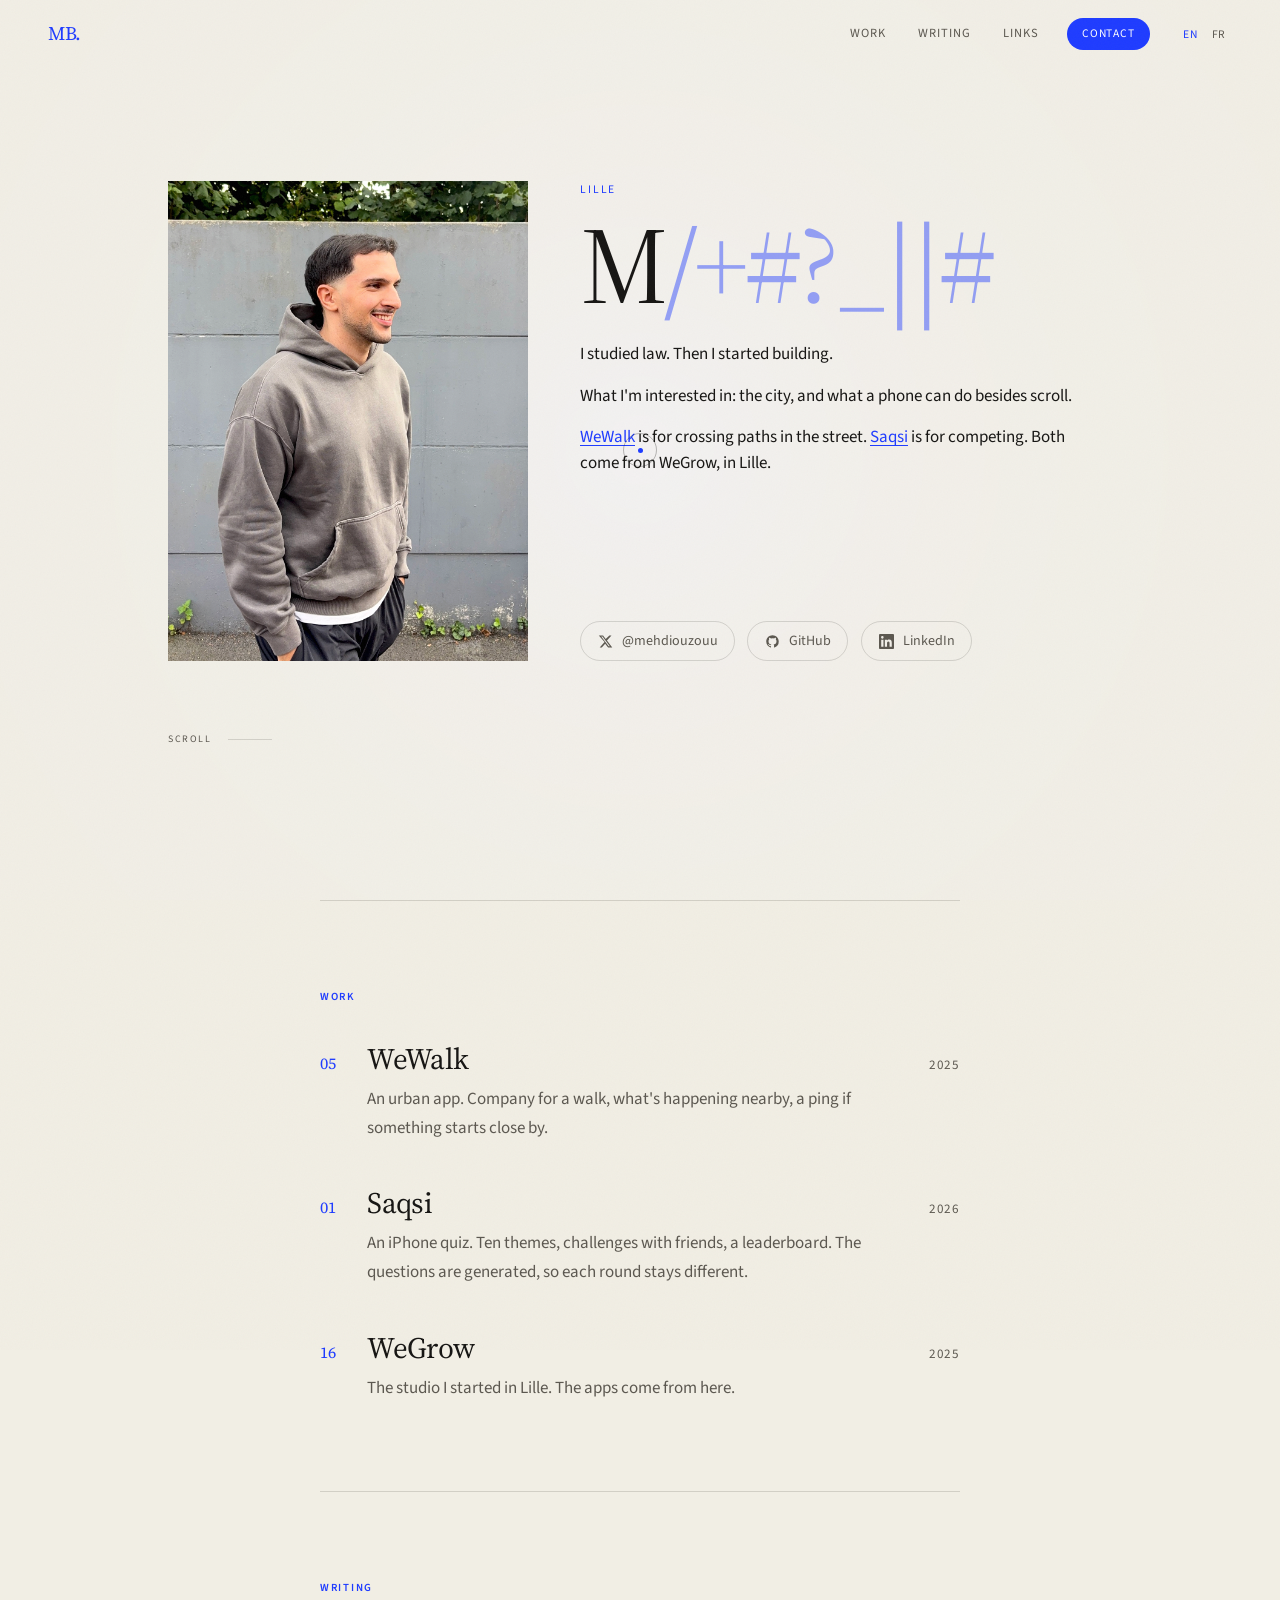
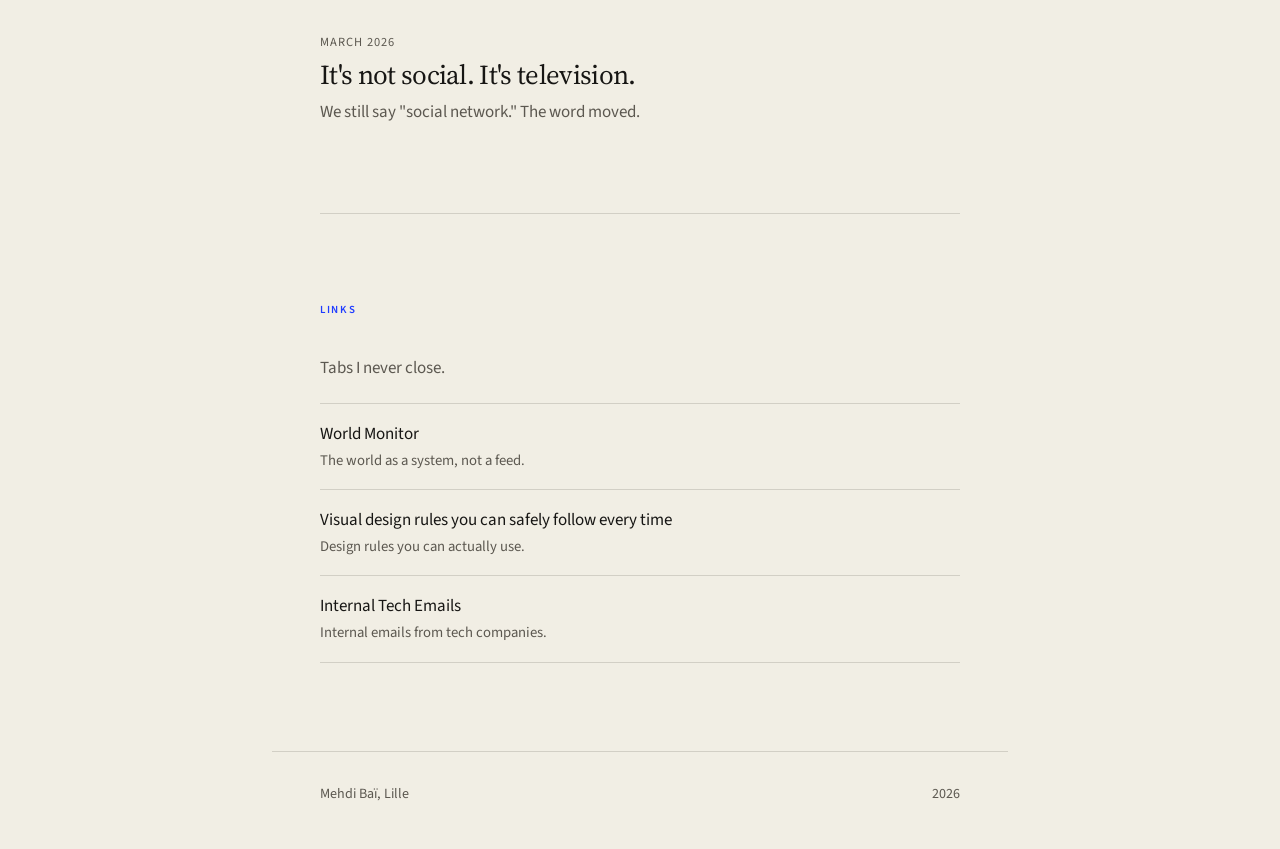
<file: index.html>
<!DOCTYPE html>
<html lang="en">
<head>
  <meta charset="UTF-8">
  <meta name="viewport" content="width=device-width, initial-scale=1.0">
  <meta name="description" content="Mehdi Baï. Lille. I studied law, then started building. WeWalk, Saqsi, WeGrow.">
  <title>Mehdi Baï</title>
  <link rel="preconnect" href="https://fonts.googleapis.com">
  <link rel="preconnect" href="https://fonts.gstatic.com" crossorigin>
  <link href="https://fonts.googleapis.com/css2?family=Source+Sans+3:ital,wght@0,400;0,500;0,600;1,400&family=Source+Serif+4:ital,opsz,wght@0,8..60,400;0,8..60,600;1,8..60,400&display=swap" rel="stylesheet">
  <link rel="icon" type="image/png" href="personallogo2.png">
  <link rel="apple-touch-icon" href="personallogo2.png">
  <link rel="stylesheet" href="style.css?v=15">
</head>
<body data-page="home">

  <canvas id="field" class="field" aria-hidden="true"></canvas>
  <canvas id="ink" class="ink" aria-hidden="true"></canvas>
  <div class="grain" aria-hidden="true"></div>
  <div class="reading-bar" id="reading-bar" aria-hidden="true"></div>
  <div class="cursor-dot" id="cursor-dot"></div>
  <div class="cursor-ring" id="cursor-ring"></div>

  <header class="site-header" id="nav">
    <a href="index.html" class="wordmark">MB.</a>
    <div class="header-end">
      <nav>
        <a href="#work" data-i18n="nav.work">Work</a>
        <a href="#writing" data-i18n="nav.writing">Writing</a>
        <a href="#links" data-i18n="nav.links">Links</a>
      </nav>
      <a href="mailto:mehdi.bai@icloud.com" class="contact-btn" data-i18n="nav.contact">Contact</a>
      <div class="lang-switch" role="group" aria-label="Language">
        <button type="button" data-lang="en" aria-pressed="true">EN</button>
        <button type="button" data-lang="fr" aria-pressed="false">FR</button>
      </div>
    </div>
  </header>

  <section class="hero">
    <figure class="hero-portrait">
      <img src="mehdi.jpg" alt="Mehdi Baï" width="1200" height="1600" fetchpriority="high">
    </figure>
    <div class="hero-content">
      <p class="place">Lille</p>
      <h1 class="hero-name" id="hero-name">Mehdi Baï</h1>
      <div class="hero-copy">
        <p data-i18n="hero.p1">I studied law. Then I started building.</p>
        <p data-i18n="hero.p2">What I'm interested in: the city, and what a phone can do besides scroll.</p>
        <p>
          <a href="https://www.wewalkapp.co/fr">WeWalk</a><span data-i18n="hero.wewalk"> is for crossing paths in the street. </span>
          <a href="https://www.saqsi.org">Saqsi</a><span data-i18n="hero.saqsi"> is for competing. </span>
          <span data-i18n="hero.wegrow">Both come from WeGrow, in Lille.</span>
        </p>
      </div>
      <div class="hero-socials">
        <a href="https://x.com/mehdiouzouu" target="_blank" rel="noopener" class="social-link" data-magnet>
          <svg width="16" height="16" viewBox="0 0 24 24" fill="currentColor" aria-hidden="true"><path d="M18.244 2.25h3.308l-7.227 8.26 8.502 11.24H16.17l-4.714-6.231-5.401 6.231H2.747l7.73-8.835L1.254 2.25H8.08l4.253 5.622 5.911-5.622zm-1.161 17.52h1.833L7.084 4.126H5.117z"/></svg>
          @mehdiouzouu
        </a>
        <a href="https://github.com/Mehditant" target="_blank" rel="noopener" class="social-link" data-magnet>
          <svg width="16" height="16" viewBox="0 0 24 24" fill="currentColor" aria-hidden="true"><path d="M12 2C6.477 2 2 6.484 2 12.017c0 4.425 2.865 8.18 6.839 9.504.5.092.682-.217.682-.483 0-.237-.008-.868-.013-1.703-2.782.605-3.369-1.343-3.369-1.343-.454-1.158-1.11-1.466-1.11-1.466-.908-.62.069-.608.069-.608 1.003.07 1.531 1.032 1.531 1.032.892 1.53 2.341 1.088 2.91.832.092-.647.35-1.088.636-1.338-2.22-.253-4.555-1.113-4.555-4.951 0-1.093.39-1.988 1.029-2.688-.103-.253-.446-1.272.098-2.65 0 0 .84-.27 2.75 1.026A9.564 9.564 0 0112 6.844c.85.004 1.705.115 2.504.337 1.909-1.296 2.747-1.027 2.747-1.027.546 1.379.202 2.398.1 2.651.64.7 1.028 1.595 1.028 2.688 0 3.848-2.339 4.695-4.566 4.943.359.309.678.92.678 1.855 0 1.338-.012 2.419-.012 2.747 0 .268.18.58.688.482A10.019 10.019 0 0022 12.017C22 6.484 17.522 2 12 2z"/></svg>
          GitHub
        </a>
        <a href="https://www.linkedin.com/in/mehdibai/" target="_blank" rel="noopener" class="social-link" data-magnet>
          <svg width="16" height="16" viewBox="0 0 24 24" fill="currentColor" aria-hidden="true"><path d="M20.447 20.452h-3.554v-5.569c0-1.328-.027-3.037-1.852-3.037-1.853 0-2.136 1.445-2.136 2.939v5.667H9.351V9h3.414v1.561h.046c.477-.9 1.637-1.85 3.37-1.85 3.601 0 4.267 2.37 4.267 5.455v6.286zM5.337 7.433a2.062 2.062 0 01-2.063-2.065 2.064 2.064 0 112.063 2.065zm1.782 13.019H3.555V9h3.564v11.452zM22.225 0H1.771C.792 0 0 .774 0 1.729v20.542C0 23.227.792 24 1.771 24h20.451C23.2 24 24 23.227 24 22.271V1.729C24 .774 23.2 0 22.222 0h.003z"/></svg>
          LinkedIn
        </a>
      </div>
    </div>
    <div class="hero-scroll-hint">
      <span data-i18n="scroll">Scroll</span>
      <div class="scroll-line"></div>
    </div>
  </section>

  <main>

    <section class="block" id="work">
      <h2 class="block-title" data-i18n="work.title">Work</h2>
      <ol class="work">
        <li class="reveal">
          <div class="work-head">
            <span class="work-num" data-spin="01">01</span>
            <h3><a href="https://www.wewalkapp.co/fr" target="_blank" rel="noopener">WeWalk</a></h3>
            <span class="work-year">2025</span>
          </div>
          <p data-i18n="work.wewalk">
            An urban app. Company for a walk, what's happening nearby,
            a ping if something starts close by.
          </p>
        </li>
        <li class="reveal">
          <div class="work-head">
            <span class="work-num" data-spin="02">02</span>
            <h3><a href="https://www.saqsi.org" target="_blank" rel="noopener">Saqsi</a></h3>
            <span class="work-year">2026</span>
          </div>
          <p data-i18n="work.saqsi">
            An iPhone quiz. Ten themes, challenges with friends, a leaderboard.
            The questions are generated, so each round stays different.
          </p>
        </li>
        <li class="reveal">
          <div class="work-head">
            <span class="work-num" data-spin="03">03</span>
            <h3>WeGrow</h3>
            <span class="work-year">2025</span>
          </div>
          <p data-i18n="work.wegrow">The studio I started in Lille. The apps come from here.</p>
        </li>
      </ol>
    </section>

    <section class="block" id="writing">
      <h2 class="block-title" data-i18n="writing.title">Writing</h2>
      <a href="articles/gen-z-social-media.html" class="note reveal">
        <span class="note-date" data-i18n="writing.date">March 2026</span>
        <span class="note-title" data-i18n="writing.headline">It’s not social. It’s television.</span>
        <span class="note-dek" data-i18n="writing.dek">We still say "social network." The word moved.</span>
      </a>
    </section>

    <section class="block" id="links">
      <h2 class="block-title" data-i18n="links.title">Links</h2>
      <p class="links-lead reveal" data-i18n="links.lead">Tabs I never close.</p>
      <ul class="links">
        <li class="reveal">
          <a href="https://www.worldmonitor.app/?lat=20.0000&amp;lon=0.0000&amp;zoom=1.00&amp;view=global&amp;timeRange=7d&amp;layers=conflicts%2Cbases%2Chotspots%2Cnuclear%2Csanctions%2Cweather%2Ceconomic%2Cwaterways%2Coutages%2Cmilitary%2Cnatural%2CiranAttacks" target="_blank" rel="noopener">
            <span class="link-name">World Monitor</span>
            <span class="link-why" data-i18n="links.world">The world as a system, not a feed.</span>
          </a>
        </li>
        <li class="reveal">
          <a href="https://anthonyhobday.com/sideprojects/saferules/" target="_blank" rel="noopener">
            <span class="link-name">Visual design rules you can safely follow every time</span>
            <span class="link-why" data-i18n="links.hobday">Design rules you can actually use.</span>
          </a>
        </li>
        <li class="reveal">
          <a href="https://www.techemails.com/" target="_blank" rel="noopener">
            <span class="link-name">Internal Tech Emails</span>
            <span class="link-why" data-i18n="links.emails">Internal emails from tech companies.</span>
          </a>
        </li>
      </ul>
    </section>

  </main>

  <footer>
    <span>Mehdi Baï, Lille</span>
    <span>2026</span>
  </footer>

  <script src="i18n.js?v=7"></script>
  <script src="script.js?v=8"></script>
</body>
</html>
</file>
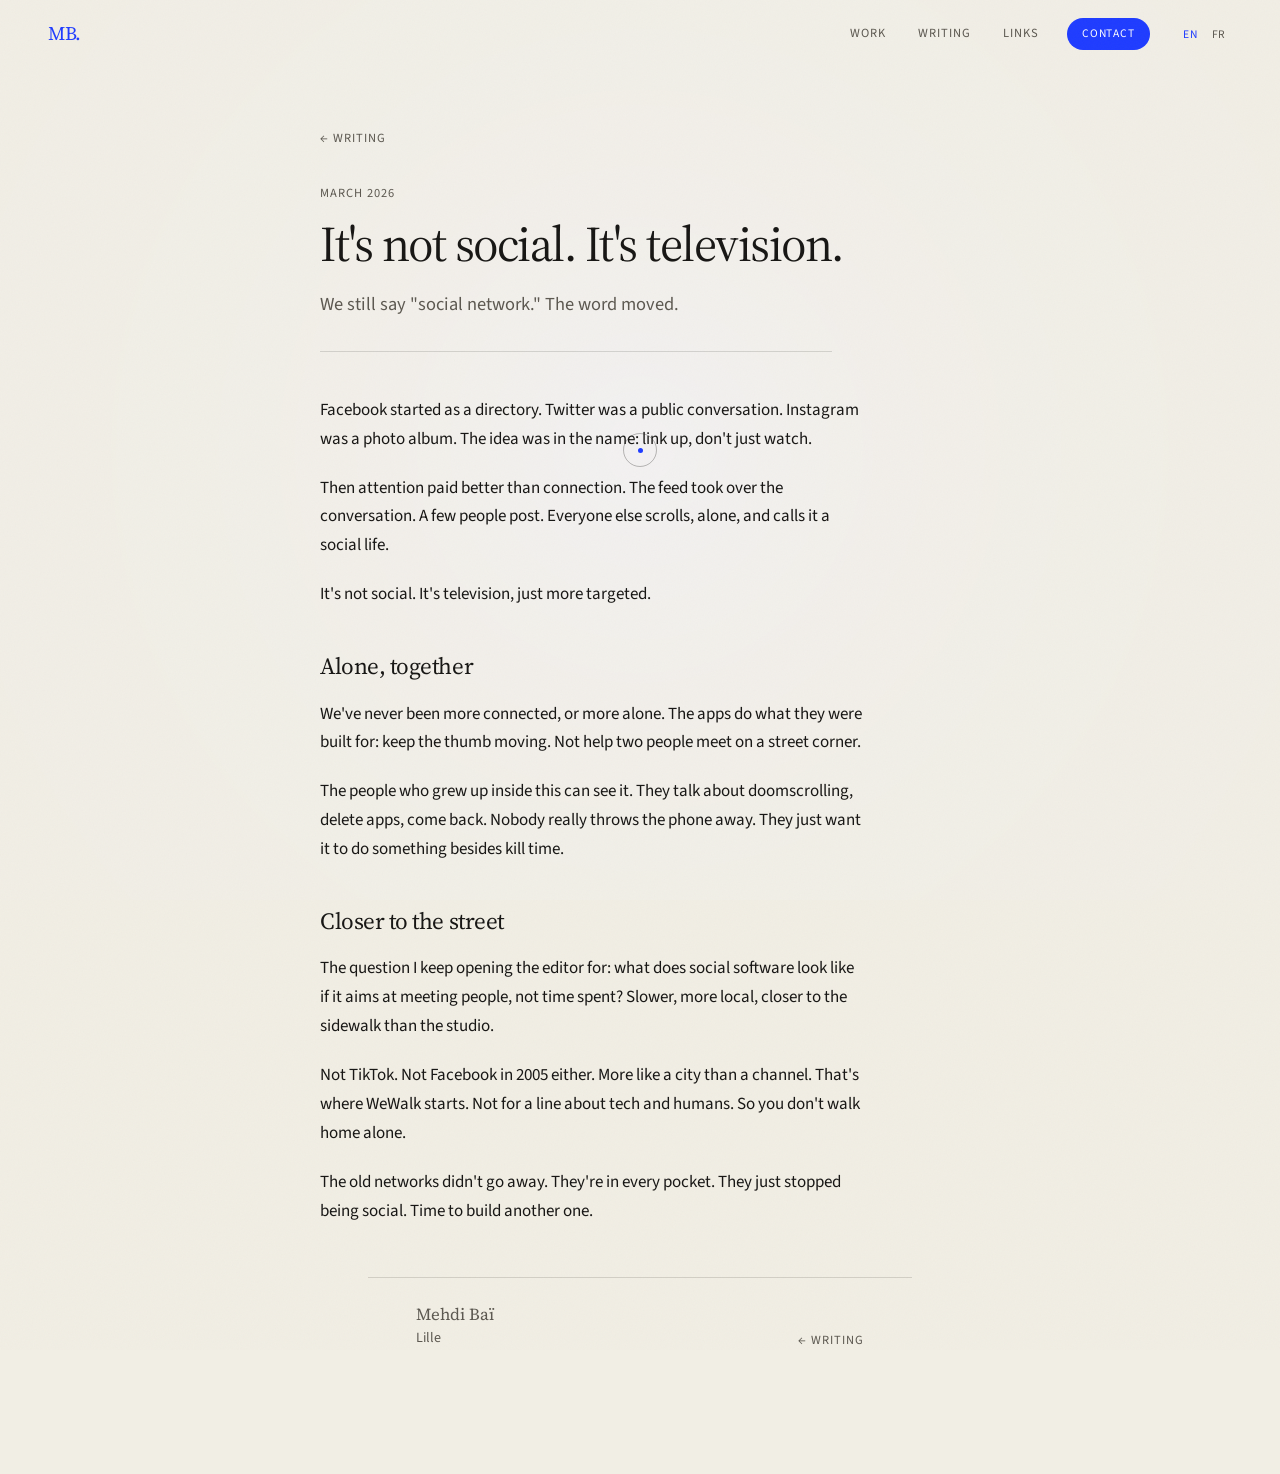
<file: articles/gen-z-social-media.html>
<!DOCTYPE html>
<html lang="en">
<head>
  <meta charset="UTF-8">
  <meta name="viewport" content="width=device-width, initial-scale=1.0">
  <meta name="description" content="We still say &quot;social network.&quot; The word moved.">
  <title>It's not social. It's television. · Mehdi Baï</title>
  <link rel="preconnect" href="https://fonts.googleapis.com">
  <link rel="preconnect" href="https://fonts.gstatic.com" crossorigin>
  <link href="https://fonts.googleapis.com/css2?family=Source+Sans+3:ital,wght@0,400;0,500;0,600;1,400&family=Source+Serif+4:ital,opsz,wght@0,8..60,400;0,8..60,600;1,8..60,400&display=swap" rel="stylesheet">
  <link rel="icon" type="image/png" href="../personallogo2.png">
  <link rel="apple-touch-icon" href="../personallogo2.png">
  <link rel="stylesheet" href="../style.css?v=15">
  <link rel="stylesheet" href="article.css?v=14">
</head>
<body data-page="article">

  <canvas id="field" class="field" aria-hidden="true"></canvas>
  <canvas id="ink" class="ink" aria-hidden="true"></canvas>
  <div class="grain" aria-hidden="true"></div>
  <div class="reading-bar" id="reading-bar" aria-hidden="true"></div>
  <div class="cursor-dot" id="cursor-dot"></div>
  <div class="cursor-ring" id="cursor-ring"></div>

  <header class="site-header is-stuck" id="nav">
    <a href="../index.html" class="wordmark">MB.</a>
    <div class="header-end">
      <nav>
        <a href="../index.html#work" data-i18n="nav.work">Work</a>
        <a href="../index.html#writing" data-i18n="nav.writing">Writing</a>
        <a href="../index.html#links" data-i18n="nav.links">Links</a>
      </nav>
      <a href="mailto:mehdi.bai@icloud.com" class="contact-btn" data-i18n="nav.contact">Contact</a>
      <div class="lang-switch" role="group" aria-label="Language">
        <button type="button" data-lang="en" aria-pressed="true">EN</button>
        <button type="button" data-lang="fr" aria-pressed="false">FR</button>
      </div>
    </div>
  </header>

  <article class="article">
    <header class="article-head">
      <a href="../index.html#writing" class="back" data-i18n="article.back">← Writing</a>
      <p class="article-meta" data-i18n="article.date">March 2026</p>
      <h1 data-i18n="article.h1">It’s not social. It’s television.</h1>
      <p class="lede" data-i18n="article.lede">We still say "social network." The word moved.</p>
    </header>

    <div class="prose">
      <p data-i18n="article.p1">
        Facebook started as a directory. Twitter was a public conversation. Instagram was a photo album.
        The idea was in the name: link up, don't just watch.
      </p>
      <p data-i18n="article.p2">
        Then attention paid better than connection. The feed took over the conversation.
        A few people post. Everyone else scrolls, alone, and calls it a social life.
      </p>
      <p data-i18n="article.p3">It's not social. It's television, just more targeted.</p>

      <h2 data-i18n="article.h2a">Alone, together</h2>
      <p data-i18n="article.p4">
        We've never been more connected, or more alone.
        The apps do what they were built for: keep the thumb moving.
        Not help two people meet on a street corner.
      </p>
      <p data-i18n="article.p5">
        The people who grew up inside this can see it. They talk about doomscrolling,
        delete apps, come back. Nobody really throws the phone away.
        They just want it to do something besides kill time.
      </p>

      <h2 data-i18n="article.h2b">Closer to the street</h2>
      <p data-i18n="article.p6">
        The question I keep opening the editor for: what does social software look like
        if it aims at meeting people, not time spent?
        Slower, more local, closer to the sidewalk than the studio.
      </p>
      <p data-i18n="article.p7">
        Not TikTok. Not Facebook in 2005 either. More like a city than a channel.
        That's where WeWalk starts. Not for a line about tech and humans.
        So you don't walk home alone.
      </p>
      <p data-i18n="article.p8">
        The old networks didn't go away. They're in every pocket.
        They just stopped being social. Time to build another one.
      </p>
    </div>

    <footer class="article-foot">
      <div>
        <p class="by">Mehdi Baï</p>
        <p class="by-place">Lille</p>
      </div>
      <a href="../index.html#writing" class="back" data-i18n="article.back">← Writing</a>
    </footer>
  </article>

  <script src="../i18n.js?v=7"></script>
  <script src="../script.js?v=8"></script>
</body>
</html>
</file>
<file: style.css>
*, *::before, *::after { margin: 0; padding: 0; box-sizing: border-box; }

:root {
  --bg: #f1eee4;
  --ink: #171614;
  --muted: #5c5850;
  --blue: #1f3cff;
  --blue-rgb: 31, 60, 255;
  --line: rgba(23, 22, 20, 0.14);
  --serif: "Source Serif 4", "Iowan Old Style", Palatino, "Palatino Linotype", serif;
  --sans: "Source Sans 3", "Source Sans Pro", ui-sans-serif, system-ui, sans-serif;
  --measure: 40rem;
  --page: 3rem;
  --nav-h: 68px;
}

html { scroll-behavior: smooth; }

body {
  background: var(--bg);
  color: var(--ink);
  font-family: var(--sans);
  font-size: 1.0625rem;
  font-weight: 400;
  line-height: 1.55;
  min-height: 100vh;
  overflow-x: hidden;
  cursor: none;
}

.field,
.ink {
  position: fixed;
  inset: 0;
  width: 100%;
  height: 100%;
  pointer-events: none;
}

.field { z-index: 0; }
.ink { z-index: 9998; }

.reading-bar {
  position: fixed;
  top: 0;
  left: 0;
  height: 2px;
  width: 100%;
  background: var(--blue);
  transform: scaleX(0);
  transform-origin: left center;
  z-index: 200;
  pointer-events: none;
  will-change: transform;
}

.hero,
main,
footer,
.article {
  position: relative;
  z-index: 1;
}

::selection {
  background: var(--blue);
  color: #fff;
}

:focus-visible {
  outline: 2px solid var(--blue);
  outline-offset: 3px;
}

a {
  color: var(--blue);
  text-decoration-thickness: 1px;
  text-underline-offset: 0.18em;
}

a:hover { color: var(--ink); }

.grain {
  position: fixed;
  inset: -50%;
  width: 200%;
  height: 200%;
  background-image: url("data:image/svg+xml,%3Csvg xmlns='http://www.w3.org/2000/svg'%3E%3Cfilter id='n'%3E%3CfeTurbulence type='fractalNoise' baseFrequency='0.72' numOctaves='4' stitchTiles='stitch'/%3E%3C/filter%3E%3Crect width='100%25' height='100%25' filter='url(%23n)'/%3E%3C/svg%3E");
  opacity: 0.028;
  pointer-events: none;
  z-index: 9999;
  animation: grain 7s steps(8) infinite;
}

@keyframes grain {
  0%   { transform: translate(0, 0); }
  12%  { transform: translate(-2%, -3%); }
  25%  { transform: translate(3%, 1%); }
  37%  { transform: translate(-1%, 4%); }
  50%  { transform: translate(2%, -2%); }
  62%  { transform: translate(-3%, 1%); }
  75%  { transform: translate(1%, -3%); }
  87%  { transform: translate(-2%, 2%); }
  100% { transform: translate(0, 0); }
}

.cursor-dot,
.cursor-ring {
  position: fixed;
  top: 0;
  left: 0;
  pointer-events: none;
  z-index: 10000;
  border-radius: 50%;
  will-change: transform;
}

.cursor-dot {
  width: 5px;
  height: 5px;
  background: var(--blue);
  margin-left: -2.5px;
  margin-top: -2.5px;
}

.cursor-ring {
  width: 34px;
  height: 34px;
  margin-left: -17px;
  margin-top: -17px;
  border: 1px solid rgba(23, 22, 20, 0.28);
}

body.cursor-hover .cursor-dot { opacity: 0; }
body.cursor-hover .cursor-ring { border-color: rgba(var(--blue-rgb), 0.5); }

.site-header {
  position: fixed;
  top: 0;
  left: 0;
  right: 0;
  z-index: 100;
  height: var(--nav-h);
  display: flex;
  align-items: center;
  justify-content: space-between;
  padding: 0 var(--page);
  transition: background 0.4s ease, border-color 0.4s ease, backdrop-filter 0.4s ease;
}

.site-header.is-stuck {
  background: rgba(241, 238, 228, 0.82);
  backdrop-filter: blur(14px);
  -webkit-backdrop-filter: blur(14px);
  border-bottom: 1px solid var(--line);
}

.wordmark {
  font-family: var(--serif);
  font-size: 1.2rem;
  font-weight: 400;
  color: var(--blue);
  text-decoration: none;
  letter-spacing: -0.02em;
}

.wordmark:hover { color: var(--ink); }

.header-end {
  display: flex;
  align-items: center;
  gap: 1.75rem;
}

.site-header nav {
  display: flex;
  gap: 2rem;
}

.site-header nav a {
  color: var(--muted);
  text-decoration: none;
  font-size: 0.78rem;
  letter-spacing: 0.08em;
  text-transform: uppercase;
}

.site-header nav a:hover { color: var(--blue); }

.contact-btn {
  display: inline-flex;
  align-items: center;
  height: 2rem;
  padding: 0 0.9rem;
  font-size: 0.72rem;
  letter-spacing: 0.08em;
  text-transform: uppercase;
  text-decoration: none;
  color: #fff;
  background: var(--blue);
  border-radius: 100px;
  transition: background 0.25s ease, color 0.25s ease;
}

.contact-btn:hover {
  color: #fff;
  background: var(--ink);
}

.lang-switch {
  display: flex;
  align-items: center;
  gap: 0.15rem;
}

.lang-switch button {
  appearance: none;
  background: none;
  border: 0;
  padding: 0.15rem 0.35rem;
  font-family: var(--sans);
  font-size: 0.72rem;
  letter-spacing: 0.08em;
  color: var(--muted);
  cursor: none;
}

.lang-switch button.is-on { color: var(--blue); }
.lang-switch button:hover { color: var(--ink); }

.hero {
  display: grid;
  grid-template-columns: 360px minmax(0, 1fr);
  gap: 3.25rem;
  align-items: start;
  align-content: center;
  max-width: 1040px;
  margin: 0 auto;
  min-height: 100vh;
  padding: calc(var(--nav-h) + 2rem) var(--page) 4.5rem;
  position: relative;
}

.hero-portrait {
  margin: 0;
  width: 360px;
  height: 480px;
  aspect-ratio: 3 / 4;
  flex-shrink: 0;
  align-self: start;
  overflow: hidden;
  background: #cfcbc3;
  opacity: 0;
  animation: fadeUp 0.9s ease 0.2s forwards;
}

.hero-portrait img {
  width: 100%;
  height: 100%;
  object-fit: cover;
  object-position: 48% 8%;
  display: block;
  filter: grayscale(0.12) contrast(1.05);
  transform: scale(1.01);
  transition: transform 1.2s ease, filter 0.7s ease;
}

.hero-portrait:hover img {
  transform: scale(1.04);
  filter: grayscale(0) contrast(1.04);
}

.hero-content {
  display: flex;
  flex-direction: column;
  min-height: 480px;
  padding: 0;
  position: relative;
  min-width: 0;
}

.place {
  font-size: 0.72rem;
  letter-spacing: 0.16em;
  text-transform: uppercase;
  color: var(--blue);
  margin-bottom: 1.15rem;
  opacity: 0;
  animation: fadeUp 0.7s ease 0.2s forwards;
}

.hero-name {
  font-family: var(--serif);
  font-weight: 400;
  font-size: clamp(3.8rem, 8.5vw, 7.2rem);
  line-height: 0.88;
  letter-spacing: -0.035em;
  color: var(--ink);
  margin-bottom: 1.75rem;
  min-height: 0.88em;
  overflow: visible;
}

.hero-name .char {
  display: inline-block;
  will-change: transform;
}

.hero-copy {
  display: grid;
  gap: 0.95rem;
  max-width: 32rem;
  margin-bottom: 0;
  opacity: 0;
  animation: fadeUp 0.7s ease 0.85s forwards;
}

.hero-copy p { color: var(--ink); }

.hero-socials {
  display: flex;
  gap: 0.75rem;
  flex-wrap: wrap;
  margin-top: auto;
  padding-top: 1.75rem;
  opacity: 0;
  animation: fadeUp 0.7s ease 1.15s forwards;
}

.social-link {
  display: inline-flex;
  align-items: center;
  gap: 0.55rem;
  height: 2.5rem;
  padding: 0 1.05rem;
  font-size: 0.88rem;
  line-height: 1;
  color: var(--muted);
  text-decoration: none;
  border: 1px solid var(--line);
  border-radius: 100px;
  transition: color 0.25s ease, border-color 0.25s ease, background 0.25s ease;
}

.social-link svg {
  width: 15px;
  height: 15px;
  flex-shrink: 0;
  display: block;
}

.social-link:hover {
  color: var(--blue);
  border-color: rgba(var(--blue-rgb), 0.35);
  background: rgba(var(--blue-rgb), 0.06);
}

.social-link[data-magnet] { will-change: transform; }

.hero-scroll-hint {
  grid-column: 1;
  display: flex;
  align-items: center;
  gap: 1rem;
  margin-top: 1.15rem;
  opacity: 0;
  animation: fadeUp 0.7s ease 1.5s forwards;
}

.hero-scroll-hint span {
  font-size: 0.62rem;
  letter-spacing: 0.16em;
  text-transform: uppercase;
  color: var(--muted);
}

.scroll-line {
  width: 44px;
  height: 1px;
  background: var(--line);
  position: relative;
  overflow: hidden;
}

.scroll-line::after {
  content: "";
  position: absolute;
  inset: 0;
  background: var(--muted);
  transform: translateX(-100%);
  animation: scanLine 2.2s ease-in-out 2s infinite;
}

@keyframes scanLine {
  0%   { transform: translateX(-100%); }
  50%  { transform: translateX(0); }
  100% { transform: translateX(100%); }
}

@keyframes fadeUp {
  from { opacity: 0; transform: translateY(14px); }
  to   { opacity: 1; transform: translateY(0); }
}

main {
  max-width: calc(var(--measure) + 2 * var(--page));
  margin: 0 auto;
  padding: 0 var(--page);
}

.block {
  padding: 5.5rem 0;
  border-top: 1px solid var(--line);
}

.block-title {
  font-size: 0.68rem;
  font-weight: 600;
  letter-spacing: 0.16em;
  text-transform: uppercase;
  color: var(--blue);
  margin-bottom: 2.25rem;
}

.work {
  list-style: none;
  display: grid;
  gap: 2.75rem;
  perspective: 900px;
}

.work li {
  --rx: 0deg;
  --ry: 0deg;
  transform-style: preserve-3d;
}

.work li.visible {
  transform: translateY(0) rotateX(var(--rx)) rotateY(var(--ry));
}

.work-head {
  display: grid;
  grid-template-columns: 2.2rem 1fr auto;
  gap: 0.75rem;
  align-items: baseline;
  margin-bottom: 0.55rem;
}

.work-num {
  font-family: var(--serif);
  font-size: 1rem;
  color: var(--blue);
  font-variant-numeric: tabular-nums;
}

.work h3 {
  font-family: var(--serif);
  font-size: 1.85rem;
  font-weight: 400;
  letter-spacing: -0.02em;
  line-height: 1.15;
}

.work h3 a {
  color: var(--ink);
  text-decoration: none;
  transition: color 0.3s ease;
}

.work li:hover h3 a,
.work li:hover h3 { color: var(--blue); }

.work-year {
  font-size: 0.82rem;
  letter-spacing: 0.06em;
  color: var(--muted);
}

.work p {
  color: var(--muted);
  max-width: 34rem;
  padding-left: calc(2.2rem + 0.75rem);
  line-height: 1.7;
}

.note {
  display: grid;
  gap: 0.45rem;
  text-decoration: none;
  color: inherit;
}

.note:hover .note-title { color: var(--blue); }

.note-date {
  font-size: 0.78rem;
  letter-spacing: 0.08em;
  text-transform: uppercase;
  color: var(--muted);
}

.note-title {
  font-family: var(--serif);
  font-size: 1.7rem;
  letter-spacing: -0.025em;
  line-height: 1.2;
  color: var(--ink);
  transition: color 0.25s ease;
}

.note-dek {
  color: var(--muted);
  max-width: 32rem;
}

.links-lead {
  color: var(--muted);
  margin-bottom: 1.35rem;
}

.links {
  list-style: none;
  border-top: 1px solid var(--line);
}

.links a {
  display: grid;
  gap: 0.15rem;
  padding: 1.05rem 0;
  border-bottom: 1px solid var(--line);
  text-decoration: none;
  color: inherit;
  transition: padding-left 0.3s ease;
}

.links a:hover { padding-left: 0.4rem; }
.links a:hover .link-name { color: var(--blue); }

.link-name { color: var(--ink); }

.link-why {
  font-size: 0.92rem;
  color: var(--muted);
}

footer {
  max-width: calc(var(--measure) + 2 * var(--page));
  margin: 0 auto;
  padding: 2rem var(--page) 2.75rem;
  display: flex;
  justify-content: space-between;
  gap: 1rem;
  font-size: 0.88rem;
  color: var(--muted);
  border-top: 1px solid var(--line);
}

.reveal {
  opacity: 0;
  transform: translateY(22px);
  transition: opacity 0.9s ease, transform 0.9s ease;
}

.reveal.visible {
  opacity: 1;
  transform: translateY(0);
}

.work li.reveal.visible {
  transform: translateY(0) rotateX(var(--rx)) rotateY(var(--ry));
}

.dud {
  color: var(--blue);
  opacity: 0.45;
}

@media (max-width: 860px) {
  .hero {
    grid-template-columns: 280px minmax(0, 1fr);
    gap: 2.25rem;
    max-width: 900px;
  }

  .hero-portrait {
    width: 280px;
    height: calc(280px * 4 / 3);
  }

  .hero-content {
    min-height: calc(280px * 4 / 3);
  }
}

@media (max-width: 640px) {
  :root { --page: 1.5rem; }

  body { cursor: auto; }
  .cursor-dot,
  .cursor-ring,
  .ink { display: none; }

  .site-header {
    padding: 0 1.5rem;
    height: auto;
    min-height: 58px;
    padding-top: 0.85rem;
    padding-bottom: 0.75rem;
    flex-wrap: wrap;
    row-gap: 0.35rem;
  }

  .site-header nav { gap: 1rem; }
  .site-header nav a {
    font-size: 0.7rem;
    letter-spacing: 0.06em;
  }

  .header-end { gap: 0.85rem; }

  .contact-btn {
    height: 1.75rem;
    padding: 0 0.75rem;
    font-size: 0.68rem;
  }

  .lang-switch button { cursor: auto; }

  .hero {
    grid-template-columns: 1fr;
    gap: 1.75rem;
    min-height: auto;
    padding-bottom: 4rem;
  }

  .hero-portrait {
    width: 220px;
    height: calc(220px * 4 / 3);
  }

  .hero-content {
    padding: 0;
    min-height: 0;
  }

  .hero-socials {
    margin-top: 1.75rem;
  }

  .work-head {
    grid-template-columns: 1fr auto;
    grid-template-areas:
      "num year"
      "title title";
  }

  .work-num { grid-area: num; }
  .work h3 { grid-area: title; }
  .work-year { grid-area: year; }
  .work p { padding-left: 0; }

  .block { padding: 3.5rem 0; }
}

@media (prefers-reduced-motion: reduce) {
  html { scroll-behavior: auto; }
  .grain { animation: none; }
  .field,
  .ink,
  .reading-bar { display: none; }
  .place,
  .hero-copy,
  .hero-socials,
  .hero-scroll-hint,
  .hero-portrait {
    opacity: 1;
    animation: none;
  }
  .scroll-line::after { animation: none; }
  .reveal {
    opacity: 1;
    transform: none;
    transition: none;
  }
  body { cursor: auto; }
  .cursor-dot,
  .cursor-ring { display: none; }
}
</file>
<file: articles/article.css>
.article {
  max-width: calc(var(--measure) + 2 * var(--page));
  margin: 0 auto;
  padding: calc(var(--nav-h) + 3.5rem) var(--page) 5rem;
}

.article-head { margin-bottom: 2.75rem; }

.back {
  display: inline-block;
  color: var(--muted);
  text-decoration: none;
  font-size: 0.78rem;
  letter-spacing: 0.08em;
  text-transform: uppercase;
  margin-bottom: 2.25rem;
}

.back:hover { color: var(--blue); }

.article-meta {
  font-size: 0.78rem;
  letter-spacing: 0.08em;
  text-transform: uppercase;
  color: var(--muted);
  margin-bottom: 0.85rem;
}

.article h1 {
  font-family: var(--serif);
  font-weight: 400;
  font-size: clamp(2rem, 5vw, 3.1rem);
  letter-spacing: -0.03em;
  line-height: 1.12;
  margin-bottom: 1.15rem;
}

.lede {
  font-size: 1.15rem;
  line-height: 1.5;
  color: var(--muted);
  max-width: 32rem;
  padding-bottom: 2rem;
  border-bottom: 1px solid var(--line);
}

.prose { max-width: 34rem; }

.prose p {
  margin-bottom: 1.25rem;
  color: var(--ink);
  line-height: 1.7;
}

.prose h2 {
  font-family: var(--serif);
  font-weight: 400;
  font-size: 1.45rem;
  letter-spacing: -0.02em;
  margin: 2.5rem 0 0.9rem;
}

.article-foot {
  display: flex;
  justify-content: space-between;
  align-items: flex-end;
  gap: 1.5rem;
  max-width: 34rem;
  margin-top: 3.25rem;
  padding-top: 1.5rem;
  border-top: 1px solid var(--line);
}

.article-foot .back { margin-bottom: 0; }

.by {
  font-family: var(--serif);
  font-size: 1.05rem;
}

.by-place {
  font-size: 0.88rem;
  color: var(--muted);
}

@media (max-width: 640px) {
  .article { padding: calc(var(--nav-h) + 2rem) var(--page) 3.5rem; }
  .article-foot { flex-direction: column; align-items: flex-start; }
}
</file>
